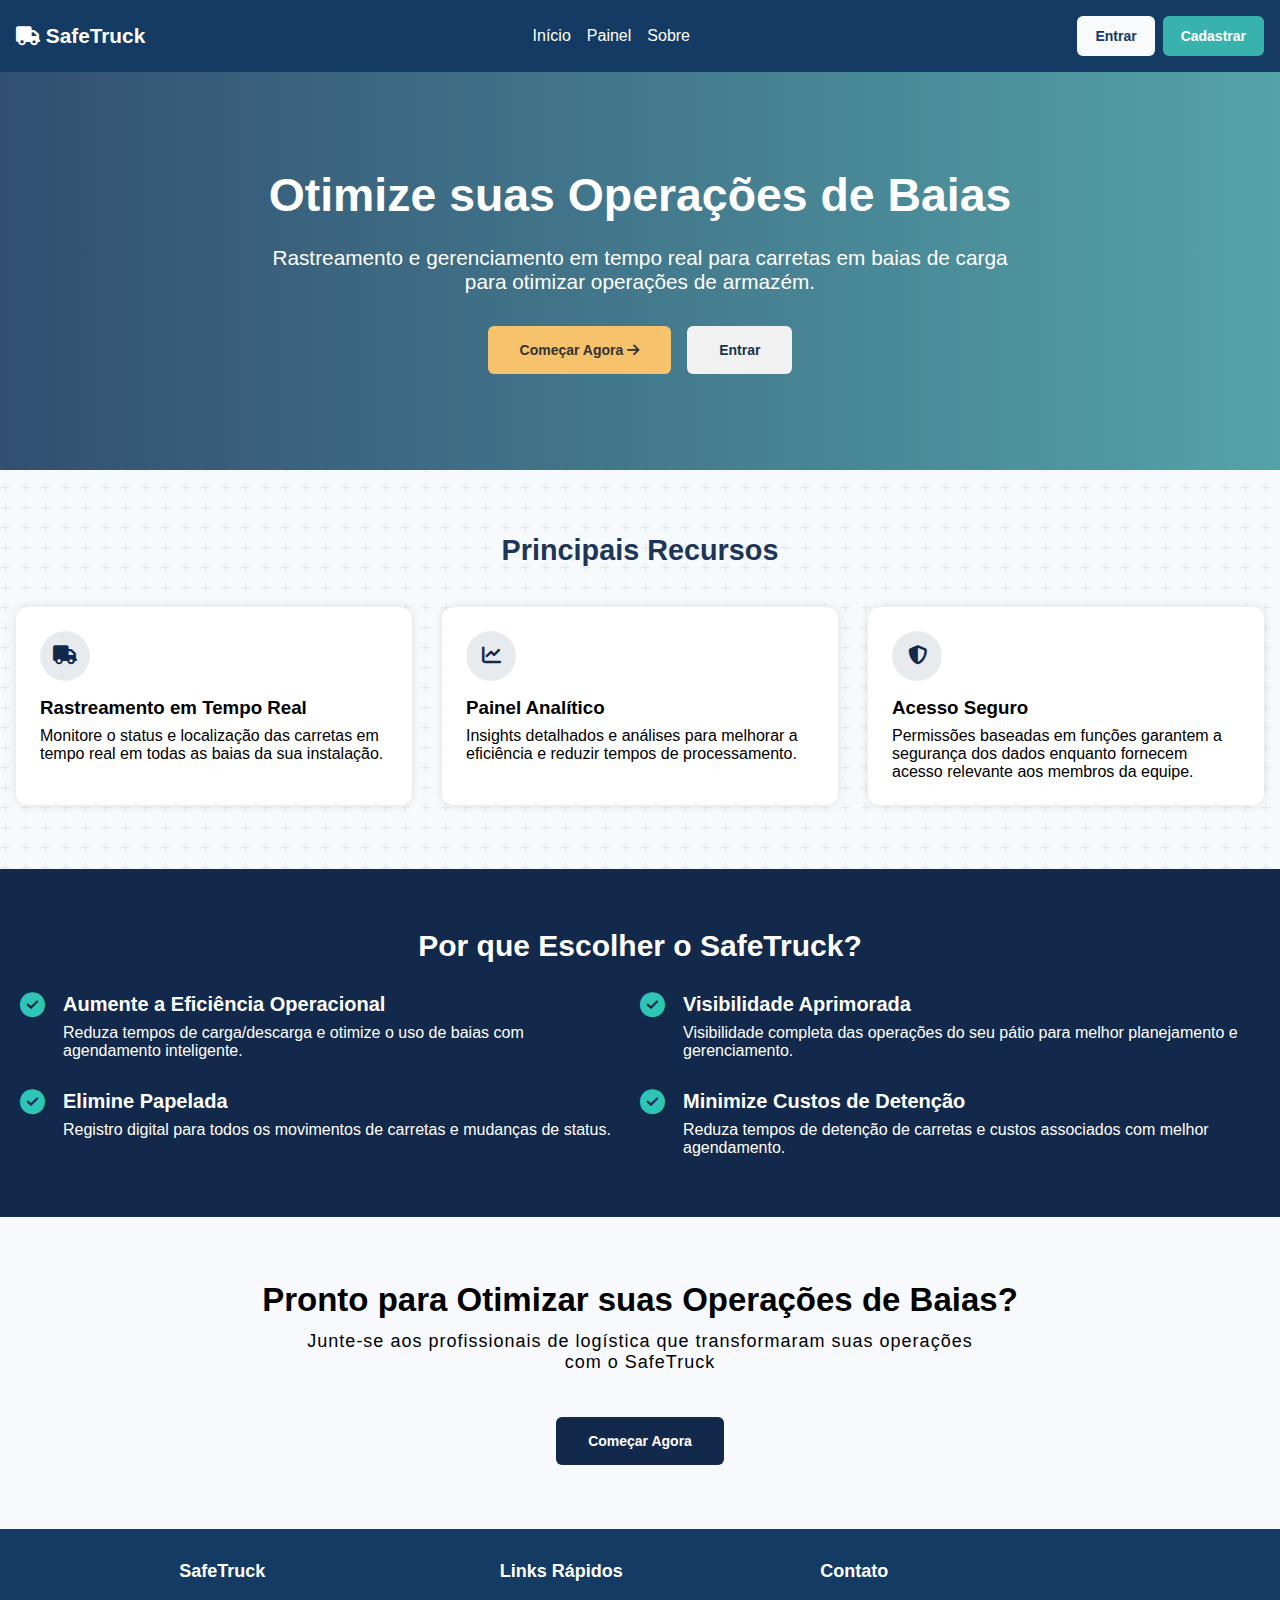
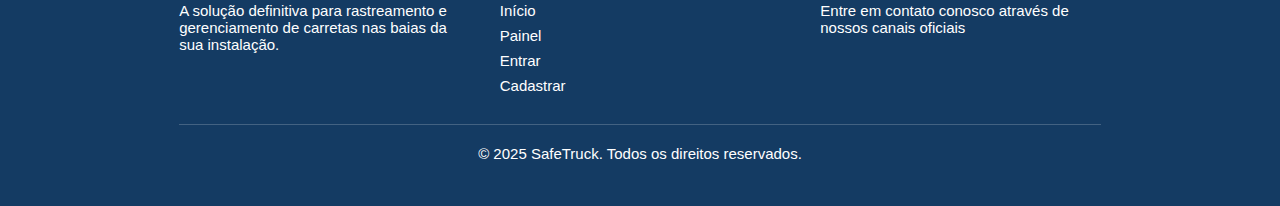
<file: index.html>
<!DOCTYPE html>
<html lang="en">

<head>
    <meta charset="UTF-8">
    <meta name="viewport" content="width=device-width, initial-scale=1.0">
    <link rel="icon" href="img/logo.png">
    <link rel="stylesheet" href="css/header.css">
    <link rel="stylesheet" href="css/footer.css">
    <link rel="stylesheet" href="css/index.css">
    <link rel="stylesheet" href="https://cdnjs.cloudflare.com/ajax/libs/font-awesome/6.5.0/css/all.min.css">

    <title>SafeTruck</title>
</head>

<body>

    <!-- Header -->
    <header>
        <div class="container">
            
            <div class="logo">
                <a href="index.html">
                    <i class="fa-solid fa-truck"></i>
                    <span>SafeTruck</span>
                </a>
            </div>
            <nav>
                <ul>
                    <li><a href="index.html">Início</a></li>
                    <li><a href="painel.html">Painel</a></li>
                    <li><a href="sobre.html">Sobre</a></li>
                </ul>
            </nav>
            <div class="actions">
                <a href="login.html" class="btn white">Entrar</a>
                <a href="registro.html" class="btn teal">Cadastrar</a>
            </div>
        </div>
    </header>

    <!-- Banner -->
    <section class="background">
        <div class="banner">
            <h1>Otimize suas Operações de Baias</h1>
            <p>Rastreamento e gerenciamento em tempo real para carretas em baias de carga<br> para otimizar operações de
                armazém.</p>
            <div class="banner-buttons">
                <button onclick="window.open('registro.html', '_self')" class="btn-yellow">Começar Agora <i class="fa-solid fa-arrow-right"></i></button>
                <button onclick="window.open('login.html', '_self')" class="btn-disabled">Entrar</button>
            </div>
        </div>
    </section>

    <!-- Recursos -->
    <section class="recursos">
        <h2>Principais Recursos</h2>
        <div class="cards">
            <div class="card">
                <i class="fa-solid fa-truck"></i>
                <h3>Rastreamento em Tempo Real</h3>
                <p>Monitore o status e localização das carretas em tempo real em todas as baias da sua instalação.</p>
            </div>
            <div class="card">
                <i class="fa-solid fa-chart-line"></i>
                <h3>Painel Analítico</h3>
                <p>Insights detalhados e análises para melhorar a eficiência e reduzir tempos de processamento.</p>
            </div>
            <div class="card">
                <i class="fa-solid fa-shield-halved"></i>
                <h3>Acesso Seguro</h3>
                <p>Permissões baseadas em funções garantem a segurança dos dados enquanto fornecem acesso relevante aos
                    membros da equipe.</p>
            </div>
        </div>
    </section>

    <!-- Benefícios -->
    <section class="beneficios">
        <h2>Por que Escolher o SafeTruck?</h2>
        <div class="beneficios-lista">
            <div class="lista">
                <div class="item">
                    <div class="icone">
                        <i class="fa-solid fa-check-circle"></i>
                    </div>
                    <div class="elemento">
                        <h3>Aumente a Eficiência Operacional</h3>
                        <p>Reduza tempos de carga/descarga e otimize o uso de baias com agendamento inteligente.</p>
                    </div>
                </div>
                <div class="item">
                    <div class="icone">
                        <i class="fa-solid fa-check-circle"></i>
                    </div>
                    <div class="elemento">
                        <h3>Elimine Papelada</h3>
                        <p>Registro digital para todos os movimentos de carretas e mudanças de status.</p>
                    </div>
                </div>
            </div>
            <div class="lista">
                <div class="item">
                    <div class="icone">
                        <i class="fa-solid fa-check-circle"></i>
                    </div>
                    <div class="elemento">
                        <h3>Visibilidade Aprimorada</h3>
                        <p>Visibilidade completa das operações do seu pátio para melhor planejamento e gerenciamento.</p>
                    </div>
                </div>
                <div class="item">
                    <div class="icone">
                        <i class="fa-solid fa-check-circle"></i>
                    </div>
                    <div class="elemento">
                        <h3>Minimize Custos de Detenção</h3>
                        <p>Reduza tempos de detenção de carretas e custos associados com melhor agendamento.</p>
                    </div>
                </div>
            </div>
        </div>
    </section>

    <!-- Chamada final -->
    <section class="cta">
        <div class="container">
            <h2>Pronto para Otimizar suas Operações de Baias?</h2>
            <p>Junte-se aos profissionais de logística que transformaram suas operações com o SafeTruck</p>
            <button onclick="window.open('registro.html', '_self')" class="btn-azul">Começar Agora</button>
        </div>
    </section>

<!-- Footer -->
    <footer>
        <div class="footer-container">
            <div class="footer-column">
                <h3>SafeTruck</h3>
                <p>A solução definitiva para rastreamento e gerenciamento de carretas nas baias da sua instalação.
                </p>
            </div>
            <div class="footer-column">
                <h3>Links Rápidos</h3>
                <ul>
                    <li><a href="index.html">Início</a></li>
                    <li><a href="painel.html">Painel</a></li>
                    <li><a href="login.html">Entrar</a></li>
                    <li><a href="registro.html">Cadastrar</a></li>
                </ul>
            </div>
            <div class="footer-column">
                <h3>Contato</h3>
                <p>Entre em contato conosco através de nossos canais oficiais</p>
            </div>
        </div>
        <div class="footer-bottom">
            © 2025 SafeTruck. Todos os direitos reservados.
        </div>
    </footer>

</body>

</html>
</file>
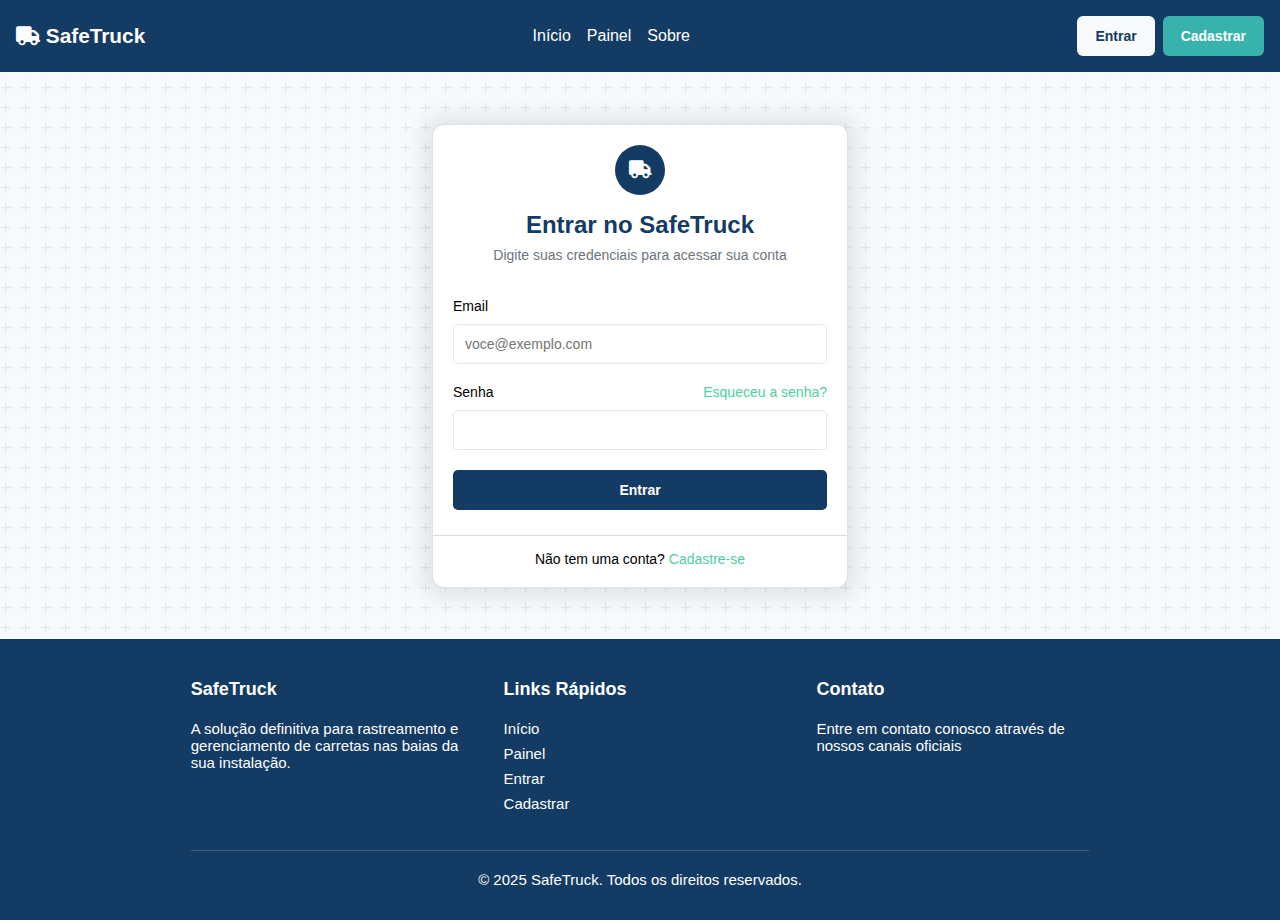
<file: login.html>
<!DOCTYPE html>
<html lang="pt-BR">

<head>
    <meta charset="UTF-8" />
    <meta name="viewport" content="width=device-width, initial-scale=1.0" />
    <title>SafeTruck</title>
    <link rel="icon" href="img/logo.png">
    <link rel="stylesheet" href="css/login_registro.css" />
    <link rel="stylesheet" href="https://cdnjs.cloudflare.com/ajax/libs/font-awesome/6.5.0/css/all.min.css">
</head>

<body>
    <!-- Navbar -->
    <header>
        <div class="container">
            
            <div class="logo">
                <a href="index.html">
                    <i class="fa-solid fa-truck"></i>
                    <span>SafeTruck</span>
                </a>
            </div>
            <nav>
                <ul>
                    <li><a href="index.html">Início</a></li>
                    <li><a href="painel.html">Painel</a></li>
                    <li><a href="sobre.html">Sobre</a></li>
                </ul>
            </nav>
            <div class="actions">
                <a href="login.html" class="btn white">Entrar</a>
                <a href="registro.html" class="btn teal">Cadastrar</a>
            </div>
        </div>
    </header>

    <!-- Login Form -->
    <main class="background">
        <div class="card-box-login">
            <div class="login-card">
                <div class="login-icon">
                    <i class="fa-solid fa-truck"></i>
                </div>
                <h2>Entrar no SafeTruck</h2>
                <p>Digite suas credenciais para acessar sua conta</p>

                <form>
                    <label for="email">Email</label>
                    <input type="email" id="email" placeholder="voce@exemplo.com" required />

                    <label for="senha">
                        Senha
                        <a href="#" class="forgot">Esqueceu a senha?</a>
                    </label>
                    <input type="password" id="senha" required />

                    <button type="submit" class="btn navy full">Entrar</button>
                </form>

                
            </div>
            <p class="register">Não tem uma conta? <a href="registro.html">Cadastre-se</a></p>
        </div>

    </main>

    <!-- Footer -->
    <footer>
        <div class="footer-container">
            <div class="footer-column">
                <h3>SafeTruck</h3>
                <p>A solução definitiva para rastreamento e gerenciamento de carretas nas baias da sua instalação.
                </p>
            </div>
            <div class="footer-column">
                <h3>Links Rápidos</h3>
                <ul>
                    <li><a href="index.html">Início</a></li>
                    <li><a href="painel.html">Painel</a></li>
                    <li><a href="login.html">Entrar</a></li>
                    <li><a href="registro.html">Cadastrar</a></li>
                </ul>
            </div>
            <div class="footer-column">
                <h3>Contato</h3>
                <p>Entre em contato conosco através de nossos canais oficiais</p>
            </div>
        </div>
        <div class="footer-bottom">
            © 2025 SafeTruck. Todos os direitos reservados.
        </div>
    </footer>
</body>

</html>
</file>
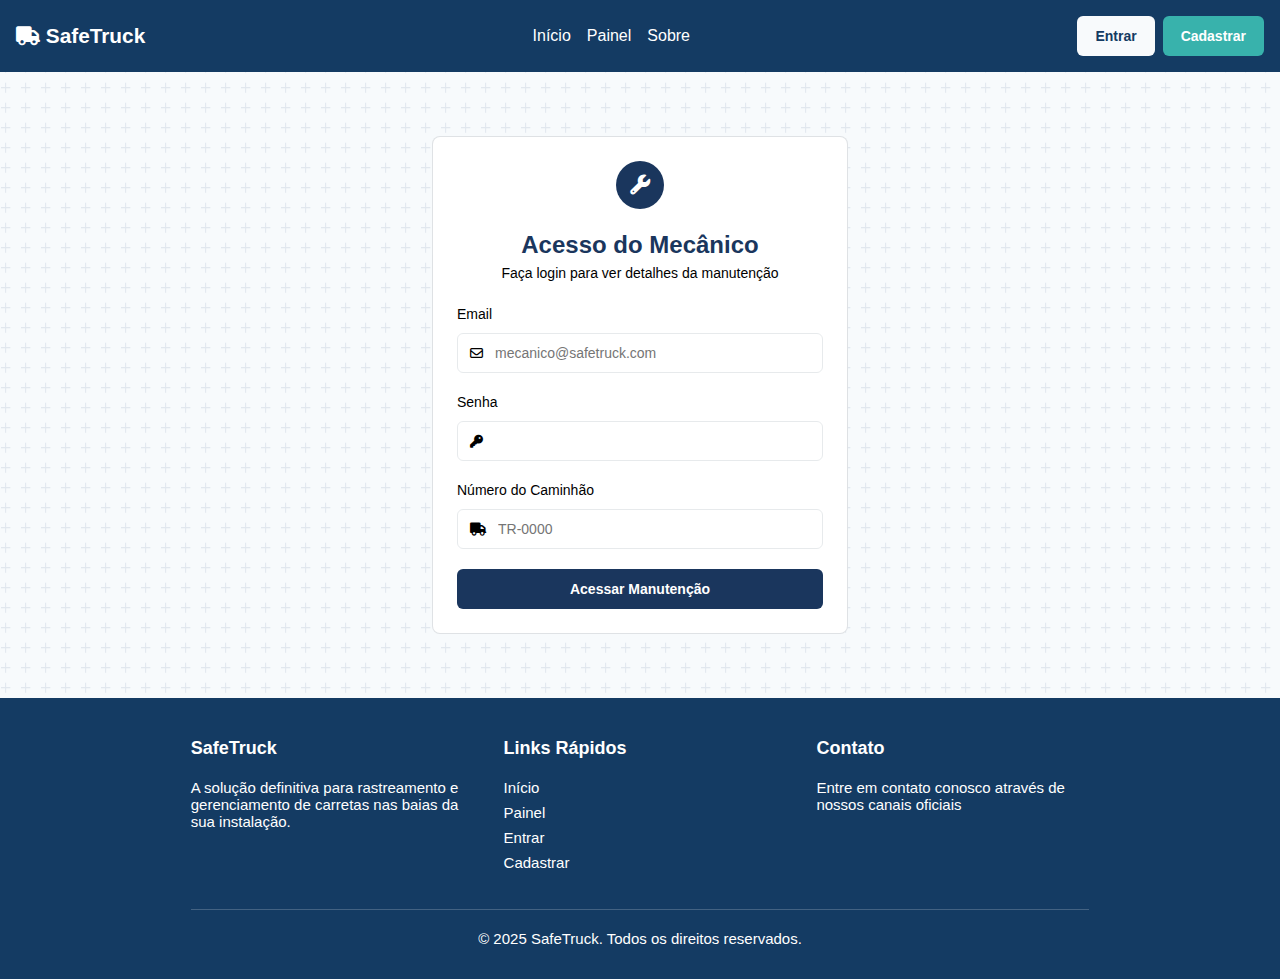
<file: login_mecanico.html>
<!DOCTYPE html>
<html lang="pt-BR">

<head>
    <meta charset="UTF-8" />
    <meta name="viewport" content="width=device-width, initial-scale=1.0" />
    <title>SafeTruck</title>
    <link rel="icon" href="img/logo.png">
    <link rel="stylesheet" href="css/header.css">
    <link rel="stylesheet" href="css/footer.css">
    <link rel="stylesheet" href="css/login_mecanico.css" />
    <link rel="stylesheet" href="https://cdnjs.cloudflare.com/ajax/libs/font-awesome/6.5.0/css/all.min.css">
</head>

<body>
    <!-- Navbar -->
    <header>
        <div class="container">
            
            <div class="logo">
                <a href="index.html">
                    <i class="fa-solid fa-truck"></i>
                    <span>SafeTruck</span>
                </a>
            </div>
            <nav>
                <ul>
                    <li><a href="index.html">Início</a></li>
                    <li><a href="painel.html">Painel</a></li>
                    <li><a href="sobre.html">Sobre</a></li>
                </ul>
            </nav>
            <div class="actions">
                <a href="login.html" class="btn white">Entrar</a>
                <a href="registro.html" class="btn teal">Cadastrar</a>
            </div>
        </div>
    </header>

    <!-- Login Form -->
    <main class="background">
        <div class="card-box-login">
            <div class="cabecalho-card">
                <div class="login-icon">
                    <i class="fa-solid fa-wrench"></i>
                </div>
                <h3>Acesso do Mecânico</h3>
                <p>Faça login para ver detalhes da manutenção</p>
            </div>

            <div class="formulario">
                <form>
                    <div class="card-input">
                        <label for="email">Email</label>
                        <div class="input-icon">
                            <i class="fa-regular fa-envelope"></i>
                            <input type="email" id="email" placeholder="mecanico@safetruck.com" required />
                        </div>
                    </div>

                    <div class="card-input">
                        <label for="senha">Senha</label>
                        <div class="input-icon">
                            <i class="fa-solid fa-key"></i>
                            <input type="password" id="senha" required />
                        </div>
                    </div>

                    <div class="card-input">
                        <label for="caminhao">Número do Caminhão</label>
                        <div class="input-icon">
                            <i class="fa-solid fa-truck"></i>
                            <input type="text" id="caminhao" placeholder="TR-0000" required />
                        </div>
                    </div>

                    <button type="submit" class="btn navy full">Acessar Manutenção</button>
                </form>
            </div>
        </div>

    </main>

    <!-- Footer -->
    <footer>
        <div class="footer-container">
            <div class="footer-column">
                <h3>SafeTruck</h3>
                <p>A solução definitiva para rastreamento e gerenciamento de carretas nas baias da sua instalação.
                </p>
            </div>
            <div class="footer-column">
                <h3>Links Rápidos</h3>
                <ul>
                    <li><a href="index.html">Início</a></li>
                    <li><a href="painel.html">Painel</a></li>
                    <li><a href="login.html">Entrar</a></li>
                    <li><a href="registro.html">Cadastrar</a></li>
                </ul>
            </div>
            <div class="footer-column">
                <h3>Contato</h3>
                <p>Entre em contato conosco através de nossos canais oficiais</p>
            </div>
        </div>
        <div class="footer-bottom">
            © 2025 SafeTruck. Todos os direitos reservados.
        </div>
    </footer>
</body>

</html>
</file>
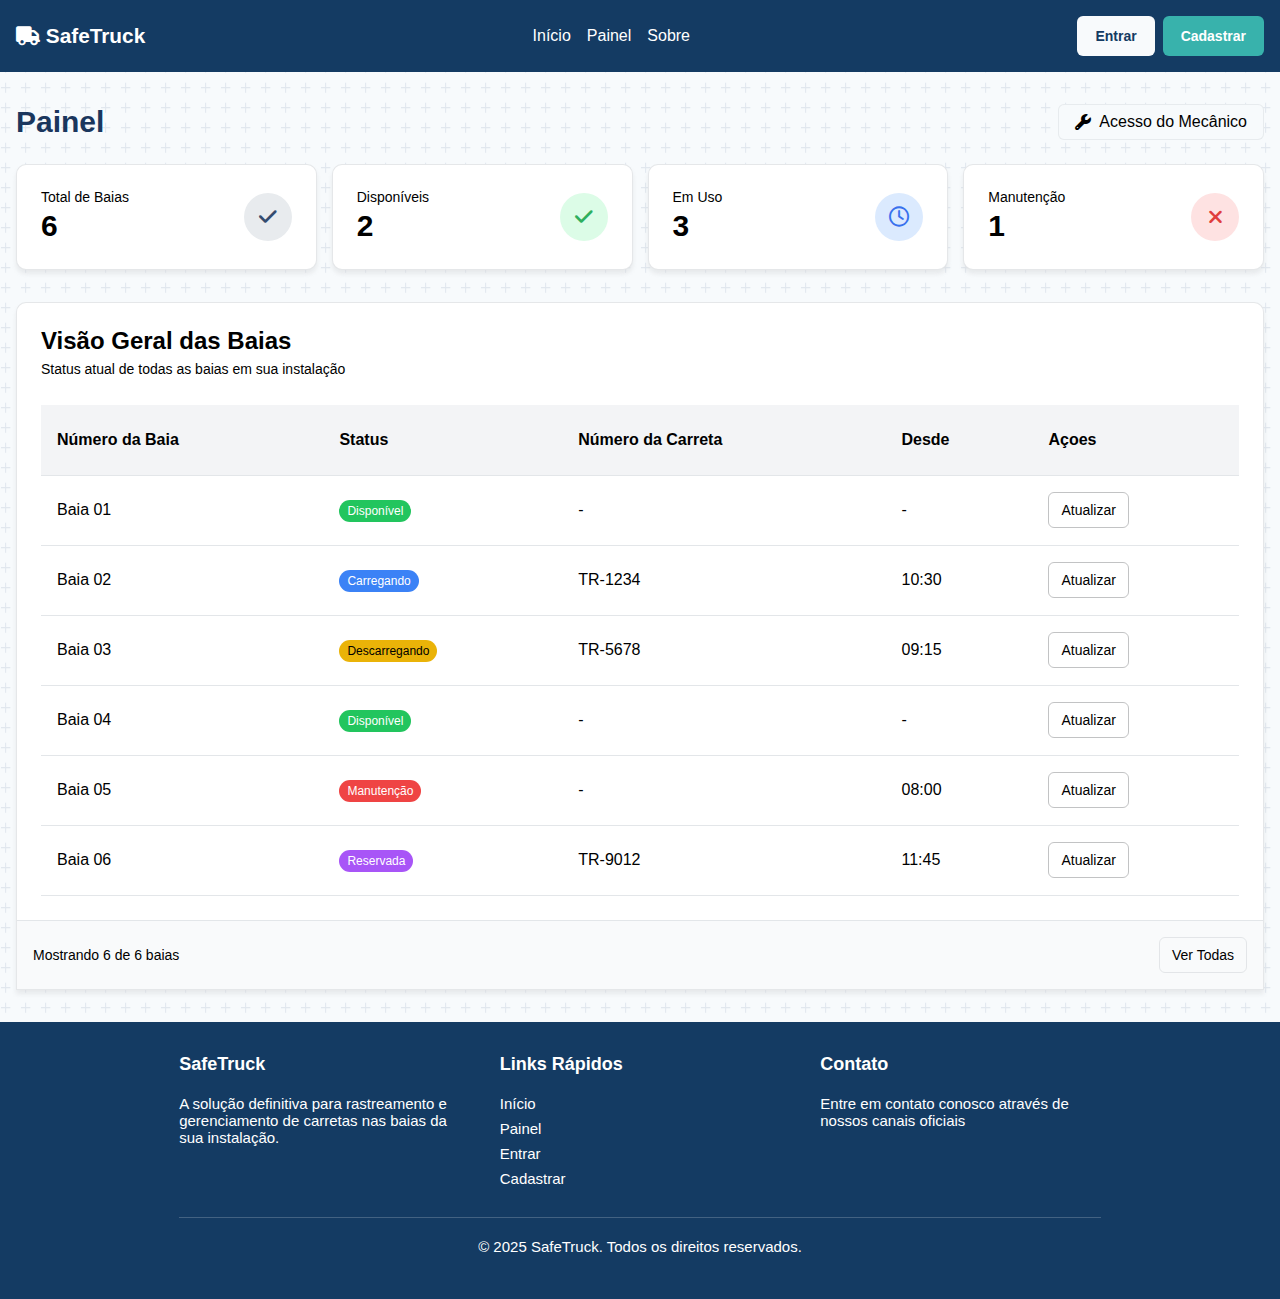
<file: painel.html>
<!DOCTYPE html>
<html lang="en">
<head>
    <meta charset="UTF-8">
    <meta name="viewport" content="width=device-width, initial-scale=1.0">
    <link rel="icon" href="img/logo.png">
    <link rel="stylesheet" href="css/painel.css">
    <link rel="stylesheet" href="css/header.css">
    <link rel="stylesheet" href="css/footer.css">
    <link rel="stylesheet" href="https://cdnjs.cloudflare.com/ajax/libs/font-awesome/6.5.0/css/all.min.css">

    <title>Safetruck</title>
</head>
<body>

    <!-- Header -->

    <header>
        <div class="container">
            
            <div class="logo">
                <a href="index.html">
                    <i class="fa-solid fa-truck"></i>
                    <span>SafeTruck</span>
                </a>
            </div>
            <nav>
                <ul>
                    <li><a href="index.html">Início</a></li>
                    <li><a href="painel.html">Painel</a></li>
                    <li><a href="sobre.html">Sobre</a></li>
                </ul>
            </nav>
            <div class="actions">
                <a href="login.html" class="btn white">Entrar</a>
                <a href="registro.html" class="btn teal">Cadastrar</a>
            </div>
        </div>
    </header>


    <!-- Main -->
    
    <main>
        <div class="container-painel">
            <div class="cabecalho-pagina">
                <h1>Painel</h1>

                <button onclick="window.open('login_mecanico.html', '_self')">
                    <i class="fa-solid fa-wrench"></i>
                    <span>Acesso do Mecânico</sp>
                </button>
            </div>

            <section class="informacoes">
                <div class="card">
                    <div class="text">
                        <p>Total de Baias</p>
                        <h3>6</h3>
                    </div>
                    <div class="icon check-total">
                        <i class="fa-solid fa-check"></i>
                    </div>
                </div>
                <div class="card">
                    <div class="text">
                        <p>Disponíveis</p>
                        <h3>2</h3>
                    </div>
                    <div class="icon check-disponiveis">
                        <i class="fa-solid fa-check"></i>
                    </div>
                </div>
                <div class="card">
                    <div class="text">
                        <p>Em Uso</p>
                        <h3>3</h3>
                    </div>
                    <div class="icon uso">
                        <i class="fa-regular fa-clock"></i>
                    </div>
                </div>
                <div class="card">
                    <div class="text">
                        <p>Manutenção</p>
                        <h3>1</h3>
                    </div>
                    <div class="icon manutencao">
                        <i class="fa-solid fa-xmark"></i>
                    </div>
                </div>
            </section>

            <section class="baias">
                <div class="cabecalho-baias">
                    <h2>Visão Geral das Baias</h2>
                    <p>Status atual de todas as baias em sua instalação</p>
                </div>

                <div class="table-baias">
                    <table class="table">
                        <thead>
                            <tr>
                                <th class="coluna-baia">Número da Baia</th>
                                <th class="coluna-status">Status</th>
                                <th class="coluna-carreta">Número da Carreta</th>
                                <th class="coluna-tempo">Desde</th>
                                <th class="coluna-acoes">Açoes</th>
                            </tr>
                        </thead>
                            
                        <tbody>
                            <tr>
                                <td class="coluna-baia">Baia 01</td>
                                <td class="coluna-status"><span class="disponivel">Disponível</span></td>
                                <td class="coluna-carreta">-</td>
                                <td class="coluna-tempo">-</td>
                                <td class="coluna-acoes"><button>Atualizar</button></td>
                            </tr>
                            <tr>
                                <td class="coluna-baia">Baia 02</td>
                                <td class="coluna-status"><span class="carregando">Carregando</span></td>
                                <td class="coluna-carreta">TR-1234</td>
                                <td class="coluna-tempo">10:30</td>
                                <td class="coluna-acoes"><button>Atualizar</button></td>
                            </tr>
                            <tr>
                                <td class="coluna-baia">Baia 03</td>
                                <td class="coluna-status"><span class="descarregando">Descarregando</span></td>
                                <td class="coluna-carreta">TR-5678</td>
                                <td class="coluna-tempo">09:15</td>
                                <td class="coluna-acoes"><button>Atualizar</button></td>
                            </tr>
                            <tr>
                                <td class="coluna-baia">Baia 04</td>
                                <td class="coluna-status"><span class="disponivel">Disponível</span></td>
                                <td class="coluna-carreta">-</td>
                                <td class="coluna-tempo">-</td>
                                <td class="coluna-acoes"><button>Atualizar</button></td>
                            </tr>
                            <tr>
                                <td class="coluna-baia">Baia 05</td>
                                <td class="coluna-status"><span class="manutencao">Manutenção</span></td>
                                <td class="coluna-carreta">-</td>
                                <td class="coluna-tempo">08:00</td>
                                <td class="coluna-acoes"><button>Atualizar</button></td>
                            </tr>
                            <tr>
                                <td class="coluna-baia">Baia 06</td>
                                <td class="coluna-status"><span class="reservada">Reservada</span></td>
                                <td class="coluna-carreta">TR-9012</td>
                                <td class="coluna-tempo">11:45</td>
                                <td class="coluna-acoes"><button>Atualizar</button></td>
                            </tr>
                        </tbody>
                    </table>
                </div>
                <div class="footer-baias">
                    <p>Mostrando 6 de 6 baias</p>
                    <button>Ver Todas</button>
                </div>
            </section>
        </div>
    </main>


    <!-- Footer -->

    <footer>
        <div class="footer-container">
            <div class="footer-column">
                <h3>SafeTruck</h3>
                <p>A solução definitiva para rastreamento e gerenciamento de carretas nas baias da sua instalação.
                </p>
            </div>
            <div class="footer-column">
                <h3>Links Rápidos</h3>
                <ul>
                    <li><a href="index.html">Início</a></li>
                    <li><a href="painel.html">Painel</a></li>
                    <li><a href="login.html">Entrar</a></li>
                    <li><a href="registro.html">Cadastrar</a></li>
                </ul>
            </div>
            <div class="footer-column">
                <h3>Contato</h3>
                <p>Entre em contato conosco através de nossos canais oficiais</p>
            </div>
        </div>
        <div class="footer-bottom">
            © 2025 SafeTruck. Todos os direitos reservados.
        </div>
    </footer>

</body>
</html>
</file>
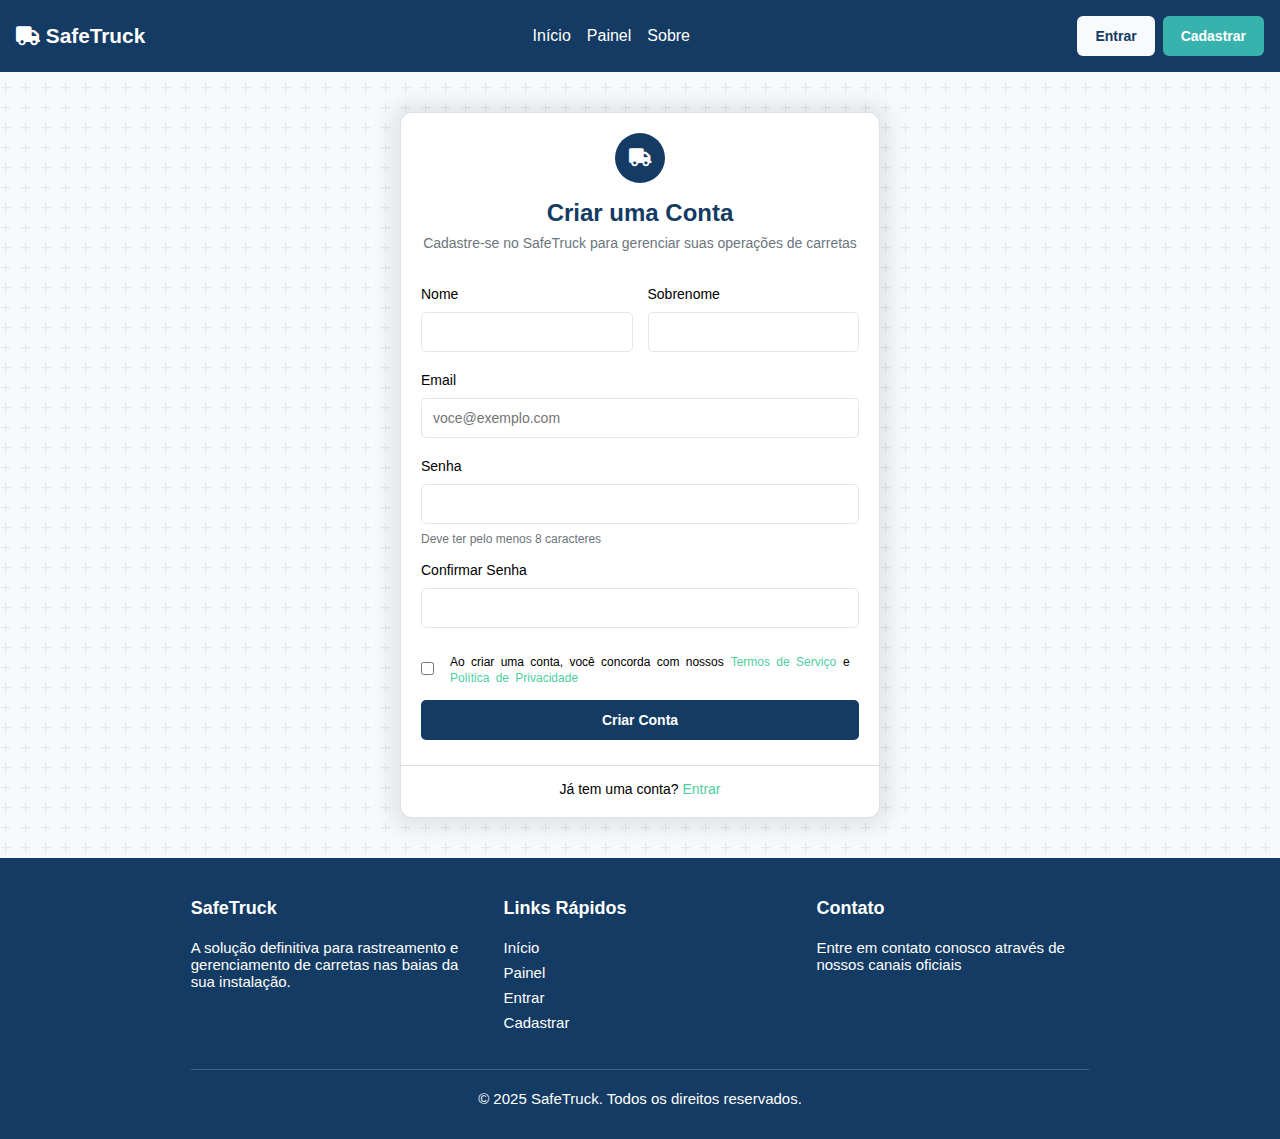
<file: registro.html>
<!DOCTYPE html>
<html lang="pt-BR">

<head>
    <meta charset="UTF-8" />
    <meta name="viewport" content="width=device-width, initial-scale=1.0" />
    <title>SafeTruck</title>
    <link rel="icon" href="img/logo.png">
    <link rel="stylesheet" href="css/login_registro.css" />
    <link rel="stylesheet" href="https://cdnjs.cloudflare.com/ajax/libs/font-awesome/6.5.0/css/all.min.css">
</head>

<body>
    <!-- Navbar -->
    <header>
        <div class="container">
            
            <div class="logo">
                <a href="index.html">
                    <i class="fa-solid fa-truck"></i>
                    <span>SafeTruck</span>
                </a>
            </div>
            <nav>
                <ul>
                    <li><a href="index.html">Início</a></li>
                    <li><a href="painel.html">Painel</a></li>
                    <li><a href="sobre.html">Sobre</a></li>
                </ul>
            </nav>
            <div class="actions">
                <a href="login.html" class="btn white">Entrar</a>
                <a href="registro.html" class="btn teal">Cadastrar</a>
            </div>
        </div>
    </header>

    <!-- Registro Form -->
    <main class="background">
        <div class="card-box-login card-box-registro">
            <div class="login-card">
                <div class="login-icon">
                    <i class="fa-solid fa-truck"></i>
                </div>
                <h2>Criar uma Conta</h2>
                <p>Cadastre-se no SafeTruck para gerenciar suas operações de carretas</p>

                <form>
                    
                    <div class="nome">
                        <div>
                            <label for="nome">Nome</label>
                            <input type="text" id="nome" required />
                        </div>
                        <div>
                            <label for="sobrenome">Sobrenome</label>
                            <input type="text" id="sobrenome" required />
                        </div>
                    </div>

                    <label for="email">Email</label>
                    <input type="email" id="email" placeholder="voce@exemplo.com" required />

                    <div class="senha">
                        <div class="primeiraSenha">
                            <label for="senha">Senha</label>
                            <input type="password" id="senha" required />
                            <p>Deve ter pelo menos 8 caracteres</p>
                        </div>

                        <div class="confirmarSenha">
                            <label for="ConfirmarSenha">Confirmar Senha</label>
                            <input type="password" id="ConfirmarSenha" required />
                        </div>
                    </div>

                    <div class="termosServico">
                        <div class="checkbox">
                            <input type="checkbox" id="termo"/>
                        </div>
                        <div class="labelTermo">
                            <label for="termo" class="checkbox-label">
                                
                                <span>Ao criar uma conta, você concorda com nossos</span>
                                <a href="#">Termos de Serviço</a> 
                                <span>e</span>
                                <a href="#">Política de Privacidade</a>
                            </label>
                        </div>
                    </div>

                    <button type="submit" class="btn navy full criar">Criar Conta</button>
                </form>

                
            </div>
            <p class="entrar">Já tem uma conta? <a href="login.html">Entrar</a></p>
        </div>

    </main>

    <!-- Footer -->
    <footer>
        <div class="footer-container">
            <div class="footer-column">
                <h3>SafeTruck</h3>
                <p>A solução definitiva para rastreamento e gerenciamento de carretas nas baias da sua instalação.
                </p>
            </div>
            <div class="footer-column">
                <h3>Links Rápidos</h3>
                <ul>
                    <li><a href="index.html">Início</a></li>
                    <li><a href="painel.html">Painel</a></li>
                    <li><a href="login.html">Entrar</a></li>
                    <li><a href="registro.html">Cadastrar</a></li>
                </ul>
            </div>
            <div class="footer-column">
                <h3>Contato</h3>
                <p>Entre em contato conosco através de nossos canais oficiais</p>
            </div>
        </div>
        <div class="footer-bottom">
            © 2025 SafeTruck. Todos os direitos reservados.
        </div>
    </footer>
</body>

</html>
</file>
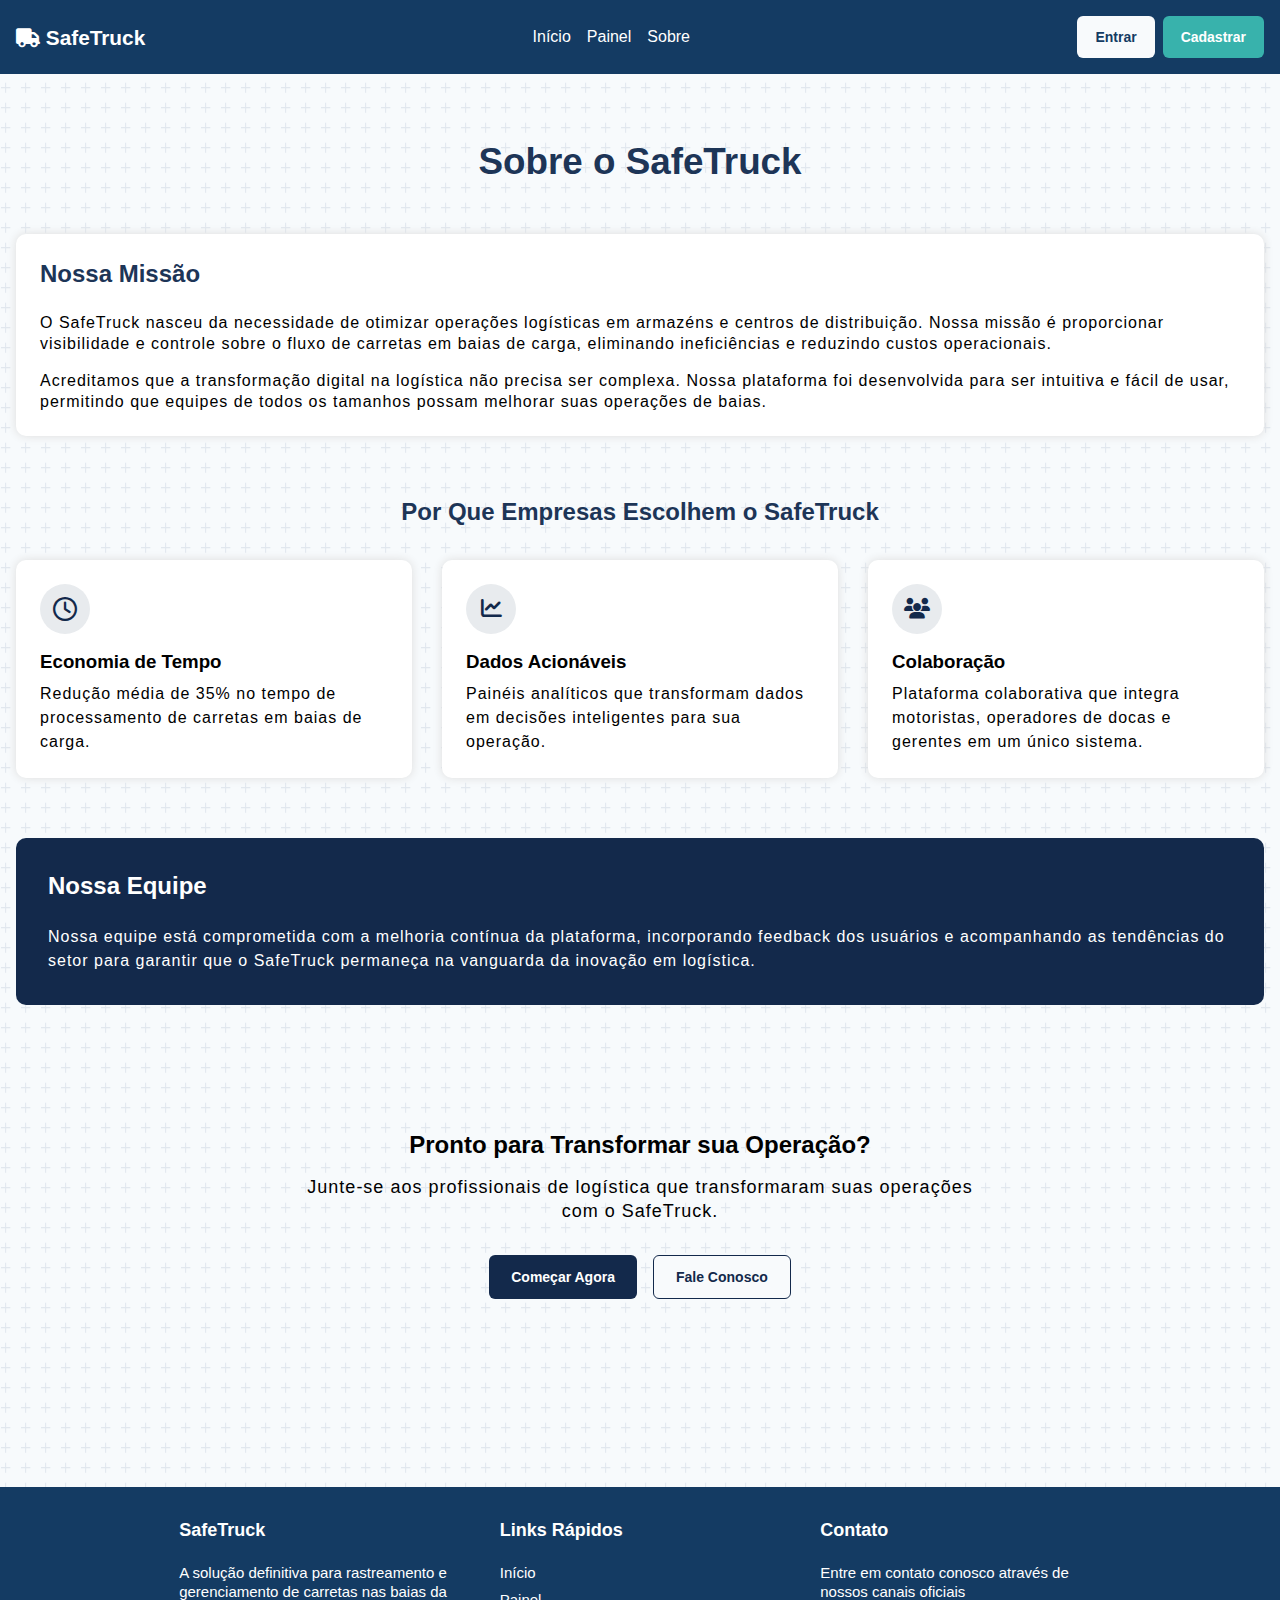
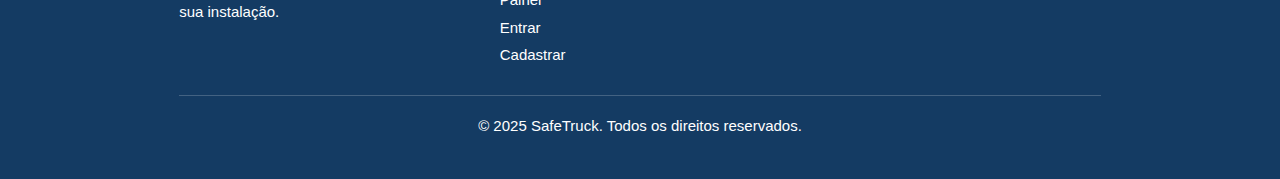
<file: sobre.html>
<!DOCTYPE html>
<html lang="pt-br">

<head>
    <meta charset="UTF-8">
    <meta name="viewport" content="width=device-width, initial-scale=1.0">
    <link rel="icon" href="img/logo.png">
    <link rel="stylesheet" href="css/header.css">
    <link rel="stylesheet" href="css/footer.css">
    <link rel="stylesheet" href="css/sobre.css">
    <link rel="stylesheet" href="https://cdnjs.cloudflare.com/ajax/libs/font-awesome/6.5.0/css/all.min.css">
    <title>SafeTruck</title>
</head>

<body>

    <!-- Header -->
    <header>
        <div class="container">
            
            <div class="logo">
                <a href="index.html">
                    <i class="fa-solid fa-truck"></i>
                    <span>SafeTruck</span>
                </a>
            </div>
            <nav>
                <ul>
                    <li><a href="index.html">Início</a></li>
                    <li><a href="painel.html">Painel</a></li>
                    <li><a href="sobre.html">Sobre</a></li>
                </ul>
            </nav>
            <div class="actions">
                <a href="login.html" class="btn white">Entrar</a>
                <a href="registro.html" class="btn teal">Cadastrar</a>
            </div>
        </div>
    </header>

    <main>
        <div class="container-main">
            <h1 class="title">Sobre o SafeTruck</h1>

            <!-- Missão -->
            <section class="missao">
                <div class="card-solo">
                    <h2>Nossa Missão</h2>
                    <p class="text">O SafeTruck nasceu da necessidade de otimizar operações logísticas em armazéns e
                        centros de
                        distribuição. Nossa missão é proporcionar visibilidade e controle sobre o fluxo de carretas em
                        baias
                        de carga, eliminando ineficiências e reduzindo custos operacionais.</p>

                    <p>Acreditamos que a transformação digital na logística não precisa ser complexa. Nossa plataforma
                        foi
                        desenvolvida para ser intuitiva e fácil de usar, permitindo que equipes de todos os tamanhos
                        possam
                        melhorar suas operações de baias.</p>
                </div>
            </section>

            <!-- Recursos -->
            <section class="recursos">
                <h2>Por Que Empresas Escolhem o SafeTruck</h2>
                <div class="cards">
                    <div class="card">
                        <i class="fa-regular fa-clock"></i>
                        <h3>Economia de Tempo</h3>
                        <p>Redução média de 35% no tempo de processamento de carretas em baias de carga.</p>
                    </div>
                    <div class="card">
                        <i class="fa-solid fa-chart-line"></i>
                        <h3>Dados Acionáveis</h3>
                        <p>Painéis analíticos que transformam dados em decisões inteligentes para sua operação.</p>
                    </div>
                    <div class="card">
                        <i class="fa-solid fa-users"></i>
                        <h3>Colaboração</h3>
                        <p>Plataforma colaborativa que integra motoristas, operadores de docas e gerentes em um único
                            sistema.</p>
                    </div>
                </div>
            </section>

            <!-- Equipe -->
            <section class="equipe">
                <h2>Nossa Equipe</h2>
                <p>Nossa equipe está comprometida com a melhoria contínua da plataforma, incorporando feedback dos usuários e acompanhando as tendências do setor para garantir que o SafeTruck permaneça na vanguarda da inovação em logística.</p>
            </section>

            <!-- Chamada final -->
            <section class="cta">
                <div class="container-cta">
                    <h2>Pronto para Transformar sua Operação?</h2>
                    <p>Junte-se aos profissionais de logística que transformaram suas operações com o SafeTruck.</p>
                    <div class="botao-chamada">
                        <button onclick="window.open('registro.html', '_self')" class="btn-azul">Começar Agora</button>
                        <button onclick="window.open('#', '_self')" class="btn-white">Fale Conosco</button>
                    </div>
                </div>
            </section>
        </div>
    </main>

    <!-- Footer -->
    <footer>
        <div class="footer-container">
            <div class="footer-column">
                <h3>SafeTruck</h3>
                <p>A solução definitiva para rastreamento e gerenciamento de carretas nas baias da sua instalação.
                </p>
            </div>
            <div class="footer-column">
                <h3>Links Rápidos</h3>
                <ul>
                    <li><a href="index.html">Início</a></li>
                    <li><a href="painel.html">Painel</a></li>
                    <li><a href="login.html">Entrar</a></li>
                    <li><a href="registro.html">Cadastrar</a></li>
                </ul>
            </div>
            <div class="footer-column">
                <h3>Contato</h3>
                <p>Entre em contato conosco através de nossos canais oficiais</p>
            </div>
        </div>
        <div class="footer-bottom">
            © 2025 SafeTruck. Todos os direitos reservados.
        </div>
    </footer>
</body>

</html>
</file>
<file: css/header.css>
/* Header */
header {
    background-color: #143b63;
    color: white;
    padding: 16px 0;
    min-height: 72px; 
}

/* .container {
    max-width: 1400px; 
    display: flex;
    justify-content: space-between;
    align-items: center;
    height: 40px;
    margin: 0 240px;
    padding: 0 32px;
} */

.container {
    display: flex;
    flex-wrap: wrap;
    justify-content: space-between;
    align-items: center;
    max-width: 1400px;
    margin: 0 auto;
    padding: 0 16px;
    gap: 12px;
}

.logo {
    display: flex;
    align-items: center;
    justify-content: center;
    gap: 8px;
    font-size: 1.3rem;
    font-weight: bold;
}

.logo i {
    font-size: 1.2rem;
}

.logo a {
    text-decoration: none;
    color: white;
}

/* nav ul {
    display: flex;
    list-style: none;
    gap: 16px;
} */

nav ul {
    display: flex;
    flex-wrap: wrap;
    gap: 16px;
    list-style: none;
    padding: 0;
    margin: 0;
}

nav ul a {
    text-decoration: none;
    color: white;
    font-size: 1rem;
}

.actions {
    /* border: 1px solid white; */
    display: flex;
    align-items: center;
}

.actions .btn {
    /* border: 1px solid yellow; */
    font-size: 14px;
    font-weight: 600;
    padding: 12px 18px;
    border-radius: 6px;
    color: white;
    text-decoration: none;
    transition: background 0.3s;
}

.btn.white {
    background: #f8fafc;
    color: #143b63;
}

.btn.teal {
    margin-left: 8px;
    background: #38b2ac;
    color: #ffffff;
}

.btn.teal:hover {
  background: #17a79e;
}


/* Responsividade */

@media (max-width: 1024px) {
    .container {
        padding: 0 32px;
        margin: 0 auto;
        flex-wrap: wrap;
    }
}

@media (max-width: 768px) {
    .container {
        flex-wrap: wrap;
        gap: 12px;
        justify-content: space-between;
        align-items: center;
    }

    .logo {
        justify-content: flex-start;
        width: auto;
    }

    nav {
        width: auto;
    }

    nav ul {
        flex-direction: row;
        align-items: center;
        justify-content: center;
        flex-wrap: wrap;
        gap: 16px;
        padding: 0;
        margin: 0;
    }

    nav ul li {
        width: auto;
        text-align: center;
    }

    nav ul a {
        padding: 8px 12px;
        width: auto;
    }

    .actions {
        flex-direction: row;
        justify-content: flex-end;
        flex-wrap: wrap;
        gap: 12px;
        width: auto;
        margin-top: 0;
    }

    .actions .btn {
        flex: none;
        min-width: 100px;
        padding: 10px 16px;
        font-size: 14px;
        text-align: center;
    }
}

@media (max-width: 480px) {
    .container {
        flex-wrap: wrap;
        gap: 12px;
        justify-content: center;
        align-items: center;
    }

    .actions {
        display: flex;
        flex-wrap: nowrap;
        justify-content: center;
        gap: 8px;
        width: 100%;
    }

    .actions .btn {
        flex: 1 1 0;
        padding: 10px 0;
        font-size: 0.85rem;
        text-align: center;
        white-space: nowrap;
    }
}
</file>
<file: css/footer.css>
footer {
    background: #143b63;
    color: white;
    padding: 32px 0;
    font-size: 15px;
    /* height: 29.2vh; */
}

.footer-container {
    /* border: 1px solid red; */
    margin: 0 14% 30px;
    display: flex;
    flex-wrap: wrap;
    gap: 40px;
    justify-content: space-between;
}

.footer-column {
    /* border: 1px solid red; */
    flex: 1;
    min-width: 200px;
}

.footer-column h3 {
    font-size: 18px;
    margin-bottom: 20px;
}

.footer-column ul {
    list-style: none;
    padding: 0;
}

.footer-column ul li {
    margin-top: 8px;

}

.footer-column ul a {
    color: white;
    text-decoration: none;
}

.footer-bottom {
    /* border: 1px solid white; */
    margin: 20px 14% 12px;
    /* max-width: 1400px; */
    text-align: center;
    padding-top: 20px;
    font-size: 15px;
    border-top: 1px solid rgba(255, 255, 255, 0.2);
    /* margin-top: 20px; */
}


/* Responsividade */

@media (max-width: 1024px) {
    .container {
        padding: 0 32px;
        margin: 0 auto;
        flex-wrap: wrap;
    }

    .footer-container {
        margin: 0 8%;
    }

    .footer-bottom {
        margin: 20px 8%;
    }
}

@media (max-width: 768px) {
    footer {
        padding: 32px 0;
        font-size: 14px;
    }

    .footer-container {
        margin: 0;
        padding: 0 16px;
        flex-wrap: wrap;
        gap: 40px;
    }

    .footer-bottom {
        margin: 32px 16px 0;
        max-width: 1100px;
        padding-top: 16px;
        font-size: 14px;
    }
}
</file>
<file: css/index.css>
* {
    margin: 0;
    padding: 0;
    box-sizing: border-box;
    font-family: 'inter', sans-serif;
}

body {
    background: #F7FAFC;
    background-image: url('data:image/svg+xml;utf8,<svg xmlns="http://www.w3.org/2000/svg" width="20" height="20"><text x="0" y="15" font-size="20" fill="%23e1e7ee">+</text></svg>');
}

/* Banner */
.background {
    display: flex;
    align-items: center;
    justify-content: center;
    background: linear-gradient(to right, #324F71, #54A3A8);
    padding: 96px 0;
    text-align: center;
    color: white;
}
.background .banner {
    display: flex;
    flex-direction: column;
    align-items: center;
    width: 100%;
    padding: 0 16px;
}

.banner h1 {
    font-size: clamp(2.3rem, 5vw, 2.9rem);
    margin-bottom: 24px;
}

.banner p {
    font-size: 1.3rem;
    margin: 0 0px 32px;
    /* margin-bottom: 32px; */
}

.banner-buttons {
    display: flex;
    gap: 16px;
}

.banner-buttons button {
    padding: 16px 32px;
    border-radius: 6px;
    font-size: 14px;
    font-weight: bold;
    cursor: pointer;
}

.btn-yellow {
    background-color: #f6c26b;
    border: none;
    color: #333;
}

.btn-disabled {
    background-color: #f1f1f1;
    color: #17354d;
    cursor: not-allowed;
    border: none;
}

/* Recursos */
.recursos {
    padding: 64px 16px;
    text-align: center;
    width: 100%;
}

.recursos h2 {
    margin-bottom: 40px;
    font-size: 1.8rem;
    color: #1d3557;
}

.cards {
    display: flex;
    flex-wrap: nowrap;
    gap: 30px;
    justify-content: center;
    max-width: 1400px;
    margin: 0 auto;
    padding: 0;
}

.card {
    flex: 1 1 300px;
    background: white;
    padding: 24px;
    max-width: 100%;
    border-radius: 12px;
    box-shadow: 0 0 10px #ddd;
    text-align: left;
}

.card i {
    /* border: 1px solid black; */
    background: #E8EBEE;
    width: 50px;
    height: 50px;
    border-radius: 50%;
    display: flex;
    align-items: center;
    justify-content: center;
    font-size: 1.2rem;
    margin-bottom: 16px;
    color: #13294b;
}
.card h3 {
    margin-bottom: 8px;
}

/* Benefícios */
.beneficios {
    background: #13294b;
    color: white;
    padding: 60px 20px;
    text-align: center;
}

.beneficios h2 {
    margin-bottom: 30px;
    font-size: 30px;
}

.beneficios h3 {
    font-size: 20px;
    margin-bottom: 8px;
}


.beneficios-lista {
    display: flex;
    flex-direction: row;
    justify-content: center;
    gap: 20px;
}

.beneficios-lista .lista {
    display: flex;
    flex-direction: column;
    grid-template-columns: repeat(auto-fit, minmax(250px, 1fr));
    gap: 30px;
    max-width: 50%;
    margin: 0;
    text-align: left;
}

.lista .item {
    display: flex;
    flex-direction: row;
}

.lista .item .elemento {
    margin-left: 8px;
}

.lista .item i {
    font-size: 25px;
}

.beneficios-lista i {
    color: #2ec4b6;
    margin-right: 10px;
}

/* Chamada final */
.cta {
    background: #f7f9fc;
    padding: 64px 0;
    text-align: center;
}

.cta .container {
    max-width: 1100px;
    margin: 0 auto;
    display: flex;
    flex-direction: column;
    align-items: center;
    padding: 0 16px;
}

.cta h2 {
    font-size: 33px;
}

.cta p {
    margin-bottom: 16px;
    font-size: 18px;
    max-width: 672px;
    margin: 0 auto 32px;
    /* padding: 0 5px; */
    letter-spacing: 1px;
}

.btn-azul {
    background-color: #13294b;
    color: white;
    padding: 16px 32px;
    border: none;
    border-radius: 6px;
    font-weight: bold;
    /* margin-top: 20px; */
    cursor: pointer;
    font-size: 14px;
}


/* Responsividade */

@media (max-width: 425px) {

    .cards {
        flex-wrap: wrap;
    }

    .beneficios-lista {
        flex-direction: column;
        gap: 40px; /* aumenta o espaçamento vertical */
    }

    .beneficios-lista .lista {
        max-width: 100%;
    }
}
</file>
<file: css/login_registro.css>
*{
    margin: 0;
    padding: 0;
    box-sizing: border-box;
    font-family: 'inter', sans-serif;
}

body {
    background: #F7FAFC;
    background-image: url('data:image/svg+xml;utf8,<svg xmlns="http://www.w3.org/2000/svg" width="20" height="20"><text x="0" y="15" font-size="20" fill="%23e1e7ee">+</text></svg>');
}


/* Header */
header {
    background-color: #143b63;
    color: white;
    padding: 16px 0;
    min-height: 72px; 
}

/* .container {
    max-width: 1400px; 
    display: flex;
    justify-content: space-between;
    align-items: center;
    height: 40px;
    margin: 0 240px;
    padding: 0 32px;
} */

.container {
    display: flex;
    flex-wrap: wrap;
    justify-content: space-between;
    align-items: center;
    max-width: 1400px;
    margin: 0 auto;
    padding: 0 16px;
    gap: 12px;
}

.logo {
    display: flex;
    align-items: center;
    justify-content: center;
    gap: 8px;
    font-size: 1.3rem;
    font-weight: bold;
}

.logo i {
    font-size: 1.2rem;
}

.logo a {
    text-decoration: none;
    color: white;
}

/* nav ul {
    display: flex;
    list-style: none;
    gap: 16px;
} */

nav ul {
    display: flex;
    flex-wrap: wrap;
    gap: 16px;
    list-style: none;
    padding: 0;
    margin: 0;
}

nav ul a {
    text-decoration: none;
    color: white;
    font-size: 1rem;
}

.actions {
    /* border: 1px solid white; */
    display: flex;
    align-items: center;
}

.actions .btn {
    /* border: 1px solid yellow; */
    font-size: 14px;
    font-weight: 600;
    padding: 12px 18px;
    border-radius: 6px;
    color: white;
    text-decoration: none;
    transition: background 0.3s;
}

.btn.white {
    background: #f8fafc;
    color: #143b63;
}

.btn.teal {
    margin-left: 8px;
    background: #38b2ac;
    color: #ffffff;
}

.btn.teal:hover {
  background: #17a79e;
}

/* Main */
.background {
    /* border: 1px solid red; */
    min-height: 63vh;
    display: flex;
    align-items: center;
    justify-content: center;
    padding: 40px 16px;
    /* height: 64vh; */
}

.login-card {
    padding: 20px 20px 0 20px;
}

.card-box-login {
    border: 1px solid #bdc3c97c;
    background: white;
    padding: 0 0 20px 0;
    border-radius: 12px;
    box-shadow: 0 1px 20px 10px rgba(0, 0, 0, 0.082);
    text-align: center;
    width: 100%;
    max-width: 416px;
    display: flex;
    flex-direction: column;
    justify-content: space-between;
    height: 100%;
}

.card-box-registro {
    max-width: 480px;
}
  
.login-icon {
    background: #143b63;
    color: white;
    width: 50px;
    height: 50px;
    display: flex;
    align-items: center;
    justify-content: center;
    margin: auto;
    border-radius: 50%;
    font-size: 18px;
}

.login-card h2 {
    color: #143b63;
    margin: 16px 0px 8px;
}

.login-card p {
    color: #6c757d;
    font-size: 14px;
    margin-bottom: 35px;
}

.login-card form {
    text-align: left;
    /* flex-grow: 1; */
}

form .nome {
    display: flex;
    gap: 15px;
    width: 100%;
    margin-bottom: 20px;
}

form .nome input {
    flex: 1;
    padding: 11px;
    border-radius: 5px;
    border: 1px solid #ced4da93;
    font-size: 14px;
    margin-bottom: 0;
    margin-right: 20px;
}

form label {
    display: block;
    margin-bottom: 10px;
    font-size: 14px;
    font-weight: lighter;
}

form .senha p {
    margin-bottom: 16px;
    font-size: 12px;
}

form label .forgot {
    float: right;
    font-size: 14px;
    color: #4ecf9e;
    text-decoration: none;
    font-weight: lighter;
}

form input {
    width: 100%;
    padding: 11px;
    margin-bottom: 20px;
    border-radius: 5px;
    border: 1px solid #ced4da93;
    font-size: 14px;
}

form .primeiraSenha input {
    margin-bottom: 8px;
}

form .confirmarSenha input {
    margin-bottom: 25px;
}

.termosServico {
    display: flex;
    align-items: flex-end;
    width: 100%;
    gap: 10px;
}

.termosServico input[type="checkbox"]:checked{
    accent-color: #22c55e;
    box-shadow: 0px 0px 10px 3px #4cd87fc9;
    border-radius: 50%;
}

.labelTermo label{
    padding-left: 6px;
    word-spacing: 3px;
}

.labelTermo span{
    font-weight: lighter;
    font-size: 12px;
}

.labelTermo a {
    color: #4ecf9e;
    text-decoration: none;
    font-size: 12px;
}

.btn.navy.full {
    width: 100%;
    background: #143b63;
    color: white;
    border: none;
    font-size: 14px;
    font-weight: 600;
    padding: 12px;
    border-radius: 5px;
    cursor: pointer;
}

.criar {
    margin-top: 5px;
}

p.register , p.entrar {
    border-top: 1px solid #ced4dac9;
    text-align: center;
    margin-top: 25px;
    margin-bottom: 0;
    padding-top: 15px;
    font-size: 14px;
}

.register a , .entrar a {
    color: #4ecf9e;
    text-decoration: none;
    font-size: 14px;
}


/* Footer */
footer {
    background: #143b63;
    color: white;
    padding: 40px 16px 20px;
    font-size: 15px;
    /* height: 29.2vh; */
}

.footer-container {
    /* border: 1px solid red; */
    margin: 0 14% 30px;
    display: flex;
    flex-wrap: wrap;
    gap: 40px;
    justify-content: space-between;
}

.footer-column {
    /* border: 1px solid red; */
    flex: 1;
    min-width: 200px;
}

.footer-column h3 {
    font-size: 18px;
    margin-bottom: 20px;
}

.footer-column ul {
    list-style: none;
    padding: 0;
}

.footer-column ul li {
    margin-bottom: 8px;

}

.footer-column ul a {
  color: white;
  text-decoration: none;
}

.footer-bottom {
    /* border: 1px solid white; */
    margin: 20px 14% 12px;
    max-width: 1100px;
    text-align: center;
    padding-top: 20px;
    font-size: 15px;
    border-top: 1px solid rgba(255, 255, 255, 0.2);
    /* margin-top: 20px; */
}


/* Responsividade */

@media (max-width: 1024px) {
    .container {
        padding: 0 32px;
        margin: 0 auto;
        flex-wrap: wrap;
    }

    .footer-container {
        margin: 0 8%;
    }

    .footer-bottom {
        margin: 20px 8%;
    }
}

@media (max-width: 768px) {
    .container {
        flex-wrap: wrap;
        gap: 12px;
        justify-content: space-between;
        align-items: center;
    }

    .logo {
        justify-content: flex-start;
        width: auto;
    }

    nav {
        width: auto;
    }

    nav ul {
        flex-direction: row;
        align-items: center;
        justify-content: center;
        flex-wrap: wrap;
        gap: 16px;
        padding: 0;
        margin: 0;
    }

    nav ul li {
        width: auto;
        text-align: center;
    }

    nav ul a {
        padding: 8px 12px;
        width: auto;
    }

    .actions {
        flex-direction: row;
        justify-content: flex-end;
        flex-wrap: wrap;
        gap: 12px;
        width: auto;
        margin-top: 0;
    }

    .actions .btn {
        flex: none;
        min-width: 100px;
        padding: 10px 16px;
        font-size: 14px;
        text-align: center;
    }
}


@media (max-width: 480px) {
    .container {
        flex-wrap: wrap;
        gap: 12px;
        justify-content: center;
        align-items: center;
    }

    .actions {
        display: flex;
        flex-wrap: nowrap;
        justify-content: center;
        gap: 8px;
        width: 100%;
    }

    .actions .btn {
        flex: 1 1 0;
        padding: 10px 0;
        font-size: 0.85rem;
        text-align: center;
        white-space: nowrap;
    }

    .login-icon {
        width: 42px;
        height: 42px;
        font-size: 16px;
    }

    .login-card h2 {
        font-size: 20px;
    }

    .login-card p {
        font-size: 13px;
    }

    form label {
        font-size: 13px;
    }

    form input {
        font-size: 13px;
        padding: 9px;
    }

    .btn.navy.full {
        font-size: 13px;
        padding: 10px;
    }

    p.register {
        font-size: 12.5px;
    }
}
</file>
<file: css/login_mecanico.css>
*{
    margin: 0;
    padding: 0;
    box-sizing: border-box;
    font-family: 'inter', sans-serif;
}

body {
    background: #F7FAFC;
    background-image: url('data:image/svg+xml;utf8,<svg xmlns="http://www.w3.org/2000/svg" width="20" height="20"><text x="0" y="15" font-size="20" fill="%23e1e7ee">+</text></svg>');
}


/* Header */
header {
    background-color: #143b63;
    color: white;
    padding: 16px 0;
    min-height: 72px; 
}

/* .container {
    max-width: 1400px; 
    display: flex;
    justify-content: space-between;
    align-items: center;
    height: 40px;
    margin: 0 240px;
    padding: 0 32px;
} */

.container {
    display: flex;
    flex-wrap: wrap;
    justify-content: space-between;
    align-items: center;
    max-width: 1400px;
    margin: 0 auto;
    padding: 0 16px;
    gap: 12px;
}

.logo {
    display: flex;
    align-items: center;
    justify-content: center;
    gap: 8px;
    font-size: 1.3rem;
    font-weight: bold;
}

.logo i {
    font-size: 1.2rem;
}

/* nav ul {
    display: flex;
    list-style: none;
    gap: 16px;
} */

nav ul {
    display: flex;
    flex-wrap: wrap;
    gap: 16px;
    list-style: none;
    padding: 0;
    margin: 0;
}

nav ul a {
    text-decoration: none;
    color: white;
    font-size: 1rem;
}

.actions {
    /* border: 1px solid white; */
    display: flex;
    align-items: center;
}

.actions .btn {
    /* border: 1px solid yellow; */
    font-size: 14px;
    font-weight: 600;
    padding: 12px 18px;
    border-radius: 6px;
    color: white;
    text-decoration: none;
    transition: background 0.3s;
}

.btn.white {
    background: #f8fafc;
    color: #143b63;
}

.btn.teal {
    margin-left: 8px;
    background: #38b2ac;
    color: #ffffff;
}

.btn.teal:hover {
  background: #17a79e;
}

/* Main */
.background {
    min-height: 63vh;
    display: flex;
    align-items: center;
    justify-content: center;
    padding: 64px 0;
    margin: 0 auto;
}

.card-box-login {
    width: 100%;
    max-width: 448px;
    padding: 0 16px;
    margin: 0 auto;
}

.cabecalho-card {
    background: #FFFFFF;
    border-top: 1px solid #bdc3c97c;
    border-left: 1px solid #bdc3c97c;
    border-right: 1px solid #bdc3c97c;
    border-radius: 8px 8px 0 0;
    padding: 24px;
    text-align: center;
    display: flow-root;
}

.cabecalho-card .login-icon {
    display: flex;
    align-items: center;
    justify-content: center;
    margin-bottom: 16px;
    height: 48px;
}

.login-icon i {
    display: flex;
    align-items: center;
    justify-content: center;
    color: #FFFFFF;
    width: 48px;
    height: 48px;
    background: #1A365D;
    border-radius: 50%;
    font-size: 20px;
}

.cabecalho-card h3 {
    padding-top: 6px;
    font-size: 24px;
    color: #1A365D;
}

.cabecalho-card p {
    margin-top: 6px;
    font-size: 14px;
}

.formulario {
    background: #FFFFFF;
    border-right: 1px solid #bdc3c97c;
    border-bottom: 1px solid #bdc3c97c;
    border-left: 1px solid #bdc3c97c;
    border-radius: 0 0 8px 8px;
    padding: 0 24px 24px;
}

.card-input label {
    font-size: 14px;
    font-weight: 500;
}

.formulario .input-icon {
    background: #F7FAFC;    
    height: 40px;
    display: flex;
    align-items: center;
    background: transparent;
    border: 1px solid #e3e6e9d7;
    border-radius: 6px;
    margin: 10px 0 20px;
    /* padding: 8px 12px 8px 36px; */
}

.input-icon i {
    display: flex;
    align-items: center;
    justify-content: center;
    /* left: 0; */
    font-size: 13px;
    margin: 0 12px;
}

.input-icon input {
    flex: 1;
    background: transparent;
    width: 100%;
    height: 100%;
    border: none;
    /* padding: 6px 8px; */
    border-radius: 2px;
    outline: none;
    font-size: 14px;
    padding: 8px 12px 8px 0;
}

.formulario form button {
    display: flex;
    align-items: center;
    justify-content: center;
    width: 100%;
    height: 40px;
    text-align: center;
    background-color: #1A365D;
    color: white;
    border: none;
    padding: 8px 16px;
    border-radius: 6px;
    cursor: pointer;
    font-weight: bold;
    font-size: 14px;
    transition: background 0.3s;
}

.formulario form button:hover {
    background: #304A6D;
}

/* 
.input-icon input {
    width: 100%;
    height: 100%;
    border: 1px solid #bdc3c97c;
    border-radius: 6px;
    font-size: 14px;
    color: #1A365D;
} */


/* Footer */
footer {
    background: #143b63;
    color: white;
    padding: 40px 16px 20px;
    font-size: 15px;
    /* height: 29.2vh; */
}

.footer-container {
    /* border: 1px solid red; */
    margin: 0 14% 30px;
    display: flex;
    flex-wrap: wrap;
    gap: 40px;
    justify-content: space-between;
}

.footer-column {
    /* border: 1px solid red; */
    flex: 1;
    min-width: 200px;
}

.footer-column h3 {
    font-size: 18px;
    margin-bottom: 20px;
}

.footer-column ul {
    list-style: none;
    padding: 0;
}

.footer-column ul li {
    margin-bottom: 8px;

}

.footer-column ul a {
  color: white;
  text-decoration: none;
}

.footer-bottom {
    /* border: 1px solid white; */
    margin: 20px 14% 12px;
    max-width: 1100px;
    text-align: center;
    padding-top: 20px;
    font-size: 15px;
    border-top: 1px solid rgba(255, 255, 255, 0.2);
    /* margin-top: 20px; */
}


/* Responsividade */

@media (max-width: 1024px) {
    .container {
        padding: 0 32px;
        margin: 0 auto;
        flex-wrap: wrap;
    }

    .footer-container {
        margin: 0 8%;
    }

    .footer-bottom {
        margin: 20px 8%;
    }
}

@media (max-width: 768px) {
    .container {
        flex-wrap: wrap;
        gap: 12px;
        justify-content: space-between;
        align-items: center;
    }

    .logo {
        justify-content: flex-start;
        width: auto;
    }

    nav {
        width: auto;
    }

    nav ul {
        flex-direction: row;
        align-items: center;
        justify-content: center;
        flex-wrap: wrap;
        gap: 16px;
        padding: 0;
        margin: 0;
    }

    nav ul li {
        width: auto;
        text-align: center;
    }

    nav ul a {
        padding: 8px 12px;
        width: auto;
    }

    .actions {
        flex-direction: row;
        justify-content: flex-end;
        flex-wrap: wrap;
        gap: 12px;
        width: auto;
        margin-top: 0;
    }

    .actions .btn {
        flex: none;
        min-width: 100px;
        padding: 10px 16px;
        font-size: 14px;
        text-align: center;
    }
}


@media (max-width: 480px) {
    .container {
        flex-wrap: wrap;
        gap: 12px;
        justify-content: center;
        align-items: center;
    }

    .actions {
        display: flex;
        flex-wrap: nowrap;
        justify-content: center;
        gap: 8px;
        width: 100%;
    }

    .actions .btn {
        flex: 1 1 0;
        padding: 10px 0;
        font-size: 0.85rem;
        text-align: center;
        white-space: nowrap;
    }
}
</file>
<file: css/painel.css>
* {
    margin: 0;
    padding: 0;
    box-sizing: border-box;
    font-family: 'inter', sans-serif;
}

body {
    background: #F7FAFC;
    background-image: url('data:image/svg+xml;utf8,<svg xmlns="http://www.w3.org/2000/svg" width="20" height="20"><text x="0" y="15" font-size="20" fill="%23e1e7ee">+</text></svg>');
}

main {
    max-width: 1400px;
    width: 100%;
    margin: 0 auto;
    display: flex;
    flex-direction: column;
    padding: 32px 0;
}


/* Cabeçalho */

.container-painel {
    justify-content: center;
    padding: 0 16px;
}

.cabecalho-pagina {
    display: flex;
    flex-wrap: nowrap;
    justify-content: space-between;
    align-items: center;
    margin-bottom: 24px;
}

.cabecalho-pagina h1 {
    font-size: 30px;
    color: #1A365D;
}

.cabecalho-pagina button {
    display: flex;
    align-items: center;
    gap: 8px;
    padding: 8px 16px;
    background-color: #F7FAFC;
    /* color: #F7FAFC; */
    border: 1px solid #e3e6e9c4;
    border-radius: 6px;
    font-size: 16px;
    outline: none;
    cursor: pointer;
    transition: background 0.3s;
}

.cabecalho-pagina button:hover {
    background: #FCD873;
    border: 1px solid #e3e6e9c4;
}

/* Informações */

.informacoes {
    display: flex;
    flex-wrap: nowrap;
    justify-content: space-between;
    align-items: center;
    gap: 15px;
    margin-bottom: 32px;
}

.card {
    width: 100%;
    background: #FFFFFF;
    display: flex;
    flex-wrap: nowrap;
    justify-content: space-between;
    align-items: center;
    border: 1px solid rgba(214, 216, 219, 0.623);
    box-shadow: 0px 4px 4px rgba(214, 216, 219, 0.459);
    border-radius: 10px;
    padding: 24px;
    min-height: 90px;
    /* gap: 16px; */
}

.card .text {
    display: flex;
    flex-direction: column;
    align-items: flex-start;
    justify-content: center;
    flex: 1;
    min-width: 0;
    word-break: break-word;
}

.card p,
.card h3 {
    white-space: normal;
}

.card p {
    height: 20px;
    font-size: 14px;
    font-weight: 500;
}

.card h3 {
    height: 36px;
    font-size: 30px;
    font-weight: bold;
}

.card .icon {
    display: flex;
    align-items: center;
    justify-content: center;
    /* border: 1px solid black; */
    width: 48px;
    height: 48px;
    border-radius: 50%;
    flex-shrink: 0;
}

.card .icon i {
    font-size: 20px;
}

.icon.check-total{
    color: #344C6F;
    background: #E8EBEE;
}

.icon.check-disponiveis {
    color: #2FAF5E;
    background: #DCFCE7;
}

.icon.uso {
    color: #3871ED;
    background: #DBEAFE;
}

.icon.manutencao {
    color: #E03D3D;
    background: #FEE2E2;
}

/* Baias */

.baias {
    background: #FFFFFF;
    border-radius: 10px 10px 0 0;
    border: 1px solid rgba(214, 216, 219, 0.623);
    box-shadow: 0px 4px 4px rgba(214, 216, 219, 0.459);
}

.baias .cabecalho-baias {
    display: flex;
    flex-direction: column;
    flex-wrap: nowrap;
    justify-content: space-between;
    align-items: left;
    padding: 24px;
}

.baias .cabecalho-baias p {
    height: 20px;
    font-size: 14px;
    margin-top: 6px;
}

.baias .cabecalho-baias p {
    font-size: 14px;
    margin-top: 6px;
}

.baias .table-baias {
    width: 100%;
    padding: 0 24px 24px;
    overflow-x: auto
}

.table-baias .table {
    min-width: 286px;
    border-collapse: collapse;
    width: 100%;
}

.baias table {
    border-collapse: collapse;
    width: 100%;
}

.baias table span {
    font-size: 12px;
    border-radius: 999px;
    padding: 4px 8px;
}

.baias table span.disponivel {
    background-color: #22C55E;
    color: white;
}

.baias table span.carregando {
    background: #3B82F6;
    color: white;
}

.baias table span.descarregando {
    background: #EAB308;
    color: black;
}

.baias table span.manutencao {
    background: #EF4444;
    color: white;
}

.baias table span.reservada {
    background: #A855F7;
    color: white;
}

.table th,
.table td {
    height: 70px;
    text-align: left;
}

.baias table th{
    padding: 12px 16px;
    border-bottom: 1px solid #e3e6e9;
}

 
.baias table td {
    padding: 16px;
    border-bottom: 1px solid #e3e6e9;
}

.baias table th {
    background: #F3F4F6;
}

.baias table button {
    font-size: 14px;
    height: 36px;
    border: 1px solid rgba(157, 158, 160, 0.623);
    border-radius: 6px;
    background: transparent;
    cursor: pointer;
    padding: 0 12px;
    transition: background 0.3s;
}

.baias table button:hover {
    background: #1A365D;
    color: #FFFFFF;
}

.footer-baias {
    background: #F9FAFB;
    display: flex;
    align-items: center;
    justify-content: space-between;
    padding: 16px;
    font-size: 14px;
    border-top: 1px solid #e3e6e9;
}

.footer-baias button {
    background: transparent;
    font-size: 14px;
    height: 36px;
    padding: 0 12px;
    border: 1px solid rgba(214, 216, 219, 0.623);
    border-radius: 6px;
    cursor: pointer;
    transition: background 0.3s;
}

.footer-baias button:hover {
    background: #FCD873;
}

/* Responsividade */

@media (max-width: 768px) {
    .card {
        flex-direction: row;
        align-items: center;
        padding: 24px 20px;
    }

    .card .text p {
        min-height: 40px;
        flex-direction: column;
    }
}

@media (max-width: 425px) {
    .informacoes {
        flex-direction: column;
    }
}

@media (max-width: 320px) {
    .baias table th{
        padding: 12px 30px 12px 16px;
    }
 
    .baias table td {
        padding: 16px 30px 16px 16px;
    }

    .baias .cabecalho-baias h2 {
        font-size: 1.4rem;
    }
}
</file>
<file: css/sobre.css>
* {
    margin: 0;
    padding: 0;
    box-sizing: border-box;
    font-family: 'inter', sans-serif;
    line-height: 1.3em;
}

body {
    background: #F7FAFC;
    background-image: url('data:image/svg+xml;utf8,<svg xmlns="http://www.w3.org/2000/svg" width="20" height="20"><text x="0" y="15" font-size="20" fill="%23e1e7ee">+</text></svg>');
    height: 100%;
}

main {
    
    display: flex;
    flex-wrap: wrap;
    flex-direction: column;
    justify-content: center;
    padding: 64px 0;
}

.container-main {
        

    margin: 0 auto;
    max-width: 1368px;
    justify-content: center;
    padding: 0 16px;
}

.container-main > section {
    margin-bottom: 60px;
}

.container-main h1 {
    font-size: 2.3rem;
    color: #1d3557;
    margin-bottom: 48px;
    text-align: center;
}

.card-solo {
    flex: 1 1 300px;
    background: white;
    padding: 24px;
    max-width: 100%;
    border-radius: 10px;
    box-shadow: 0 0 10px #ddd;
    text-align: left;
}

.card-solo h2 {
    margin-bottom: 40px;
    color: #1d3557;
    margin-bottom: 24px;
}

.card-solo p {
    line-height: 1.3em;
    letter-spacing: 1px;
}

.card-solo .text {
    margin-bottom: 16px;
}

/* Recursos */
.recursos {
    /* background: #f7f9fc; */
    margin-bottom: 64px;
    text-align: center;
    width: 100%;
}

.recursos h2 {
    margin-bottom: 32px;
    font-size: 24px;
    color: #1d3557;
}

.cards {
    display: flex;
    flex-wrap: nowrap;
    gap: 30px;
    justify-content: center;
    max-width: 1400px;
    margin: 0 auto;
    padding: 0;
}

.card {
    flex: 1 1 300px;
    background: white;
    padding: 24px;
    max-width: 100%;
    border-radius: 10px;
    box-shadow: 0 0 10px #ddd;
    text-align: left;
}

.card i {
    /* border: 1px solid black; */
    background: #E8EBEE;
    width: 50px;
    height: 50px;
    border-radius: 50%;
    display: flex;
    align-items: center;
    justify-content: center;
    font-size: 1.3rem;
    margin-bottom: 16px;
    color: #13294b;
}

.card i.fa-clock {
    font-size: 1.5rem;
    font-weight: 500;
}

.card h3 {
    margin-bottom: 8px;
}

.card p {
    line-height: 1.5em;
    letter-spacing: 1px;
}

/* Equipe */
.equipe {
    background: #13294b;
    color: white;
    padding: 32px;
    text-align: left;
    border-radius: 10px;
}

.equipe h2 {
    margin-bottom: 24px;
}

.equipe p {
    line-height: 1.5em;
    letter-spacing: 1px;
}

/* Chamada final */
.cta {
    padding: 64px 0;
    text-align: center;
}

.cta .container-cta {
    max-width: 1100px;
    margin: 0 auto;
    display: flex;
    flex-direction: column;
    align-items: center;
}

.cta h2 {
    margin-bottom: 16px;
}

.cta p {
    margin-bottom: 16px;
    font-size: 18px;
    max-width: 672px;
    margin: 0 auto 32px;
    /* padding: 0 5px; */
    letter-spacing: 1px;
}

.cta .botao-chamada {
    display: flex;
    gap: 16px;
}

.btn-azul {
    background-color: #13294b;
    color: white;
    padding: 12px 22px;
    border: none;
    border-radius: 6px;
    font-weight: bold;
    /* margin-top: 20px; */
    cursor: pointer;
    font-size: 14px;
}

.btn-white {
    background-color: #F8FAFC;
    color: #13294b;
    padding: 12px 22px;
    border: 1px solid #13294b;
    border-radius: 6px;
    font-weight: bold;
    /* margin-top: 20px; */
    cursor: pointer;
    font-size: 14px;
}


/* Responsividade */

@media (max-width: 425px) {

    .cards {
        flex-wrap: wrap;
    }

    .beneficios-lista {
        flex-direction: column;
        gap: 40px; /* aumenta o espaçamento vertical */
    }

    .beneficios-lista .lista {
        max-width: 100%;
    }
}
</file>
